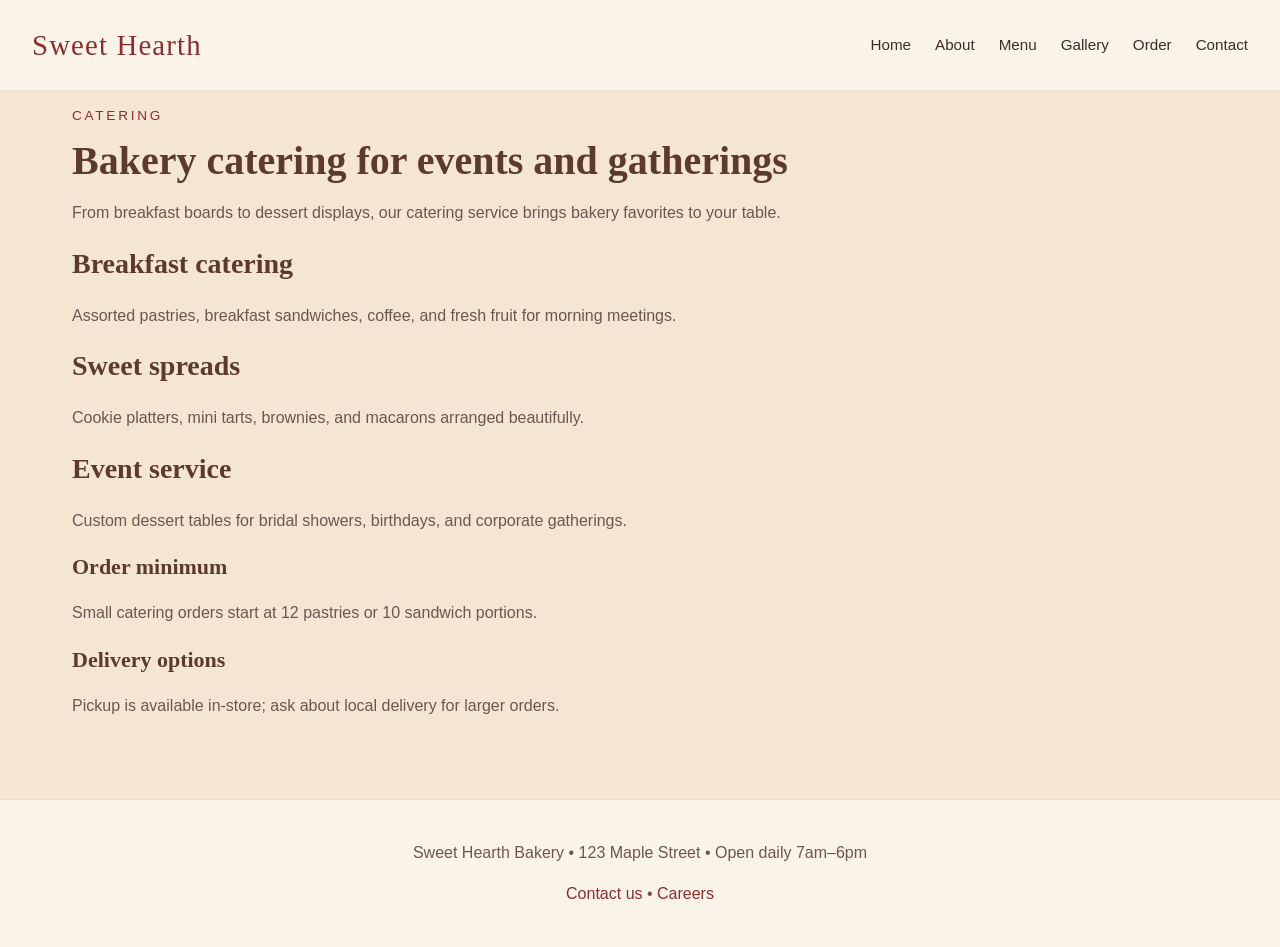
<file: bakery-site/catering.html>
<!DOCTYPE html>
<html lang="en">
<head>
  <meta charset="UTF-8">
  <meta name="viewport" content="width=device-width, initial-scale=1.0">
  <title>Catering — Sweet Hearth Bakery</title>
  <link rel="stylesheet" href="styles.css">
</head>
<body data-page="catering">
  <header class="site-header">
    <div class="logo">Sweet Hearth</div>
    <nav class="site-nav">
      <a href="index.html">Home</a>
      <a href="about.html">About</a>
      <a href="menu.html">Menu</a>
      <a href="gallery.html">Gallery</a>
      <a href="order.html">Order</a>
      <a href="contact.html">Contact</a>
    </nav>
    <button class="menu-toggle" aria-label="Toggle navigation">☰</button>
  </header>

  <main class="page-content">
    <section>
      <p class="eyebrow">Catering</p>
      <h1>Bakery catering for events and gatherings</h1>
      <p>From breakfast boards to dessert displays, our catering service brings bakery favorites to your table.</p>
    </section>

    <section class="catering-grid">
      <article>
        <h2>Breakfast catering</h2>
        <p>Assorted pastries, breakfast sandwiches, coffee, and fresh fruit for morning meetings.</p>
      </article>
      <article>
        <h2>Sweet spreads</h2>
        <p>Cookie platters, mini tarts, brownies, and macarons arranged beautifully.</p>
      </article>
      <article>
        <h2>Event service</h2>
        <p>Custom dessert tables for bridal showers, birthdays, and corporate gatherings.</p>
      </article>
    </section>

    <section class="feature-list">
      <div>
        <h3>Order minimum</h3>
        <p>Small catering orders start at 12 pastries or 10 sandwich portions.</p>
      </div>
      <div>
        <h3>Delivery options</h3>
        <p>Pickup is available in-store; ask about local delivery for larger orders.</p>
      </div>
    </section>
  </main>

  <footer class="site-footer">
    <p>Sweet Hearth Bakery • 123 Maple Street • Open daily 7am–6pm</p>
    <p><a href="contact.html">Contact us</a> • <a href="careers.html">Careers</a></p>
  </footer>

  <script src="script.js"></script>
</body>
</html>
</file>
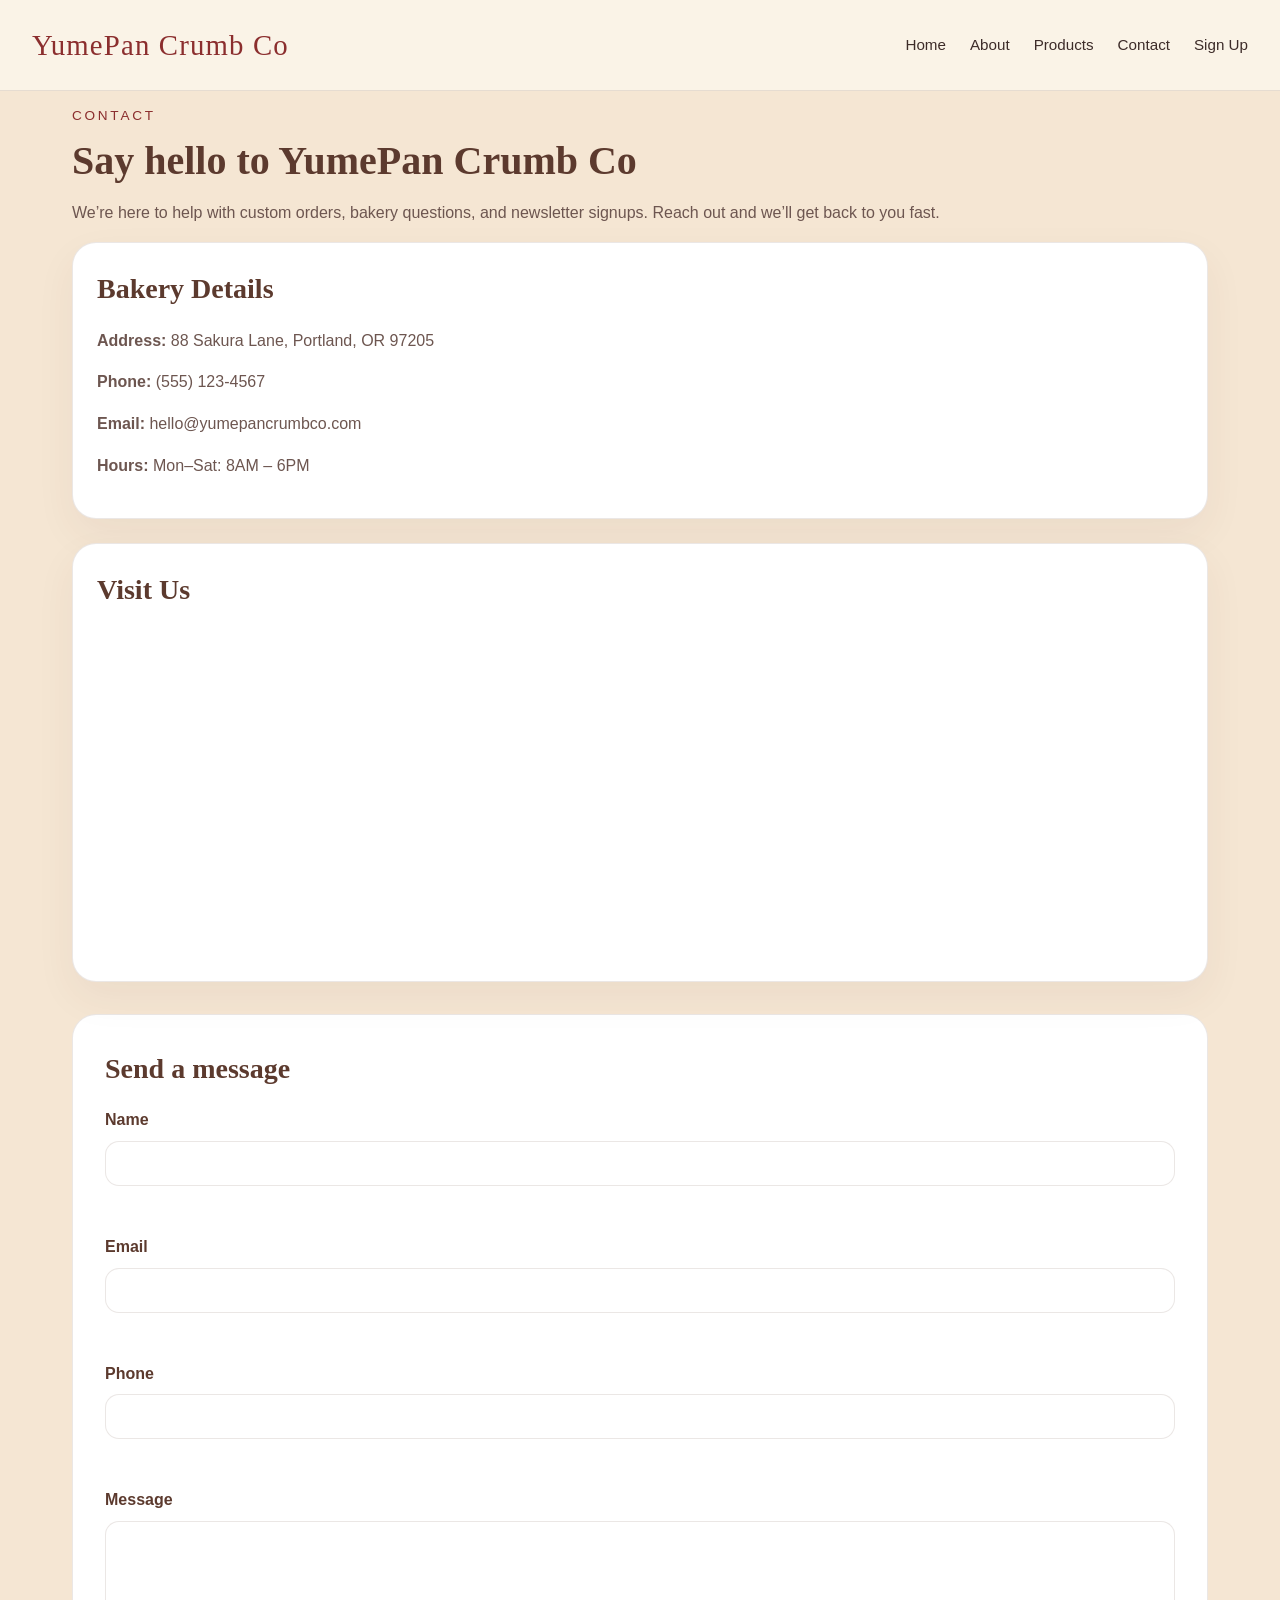
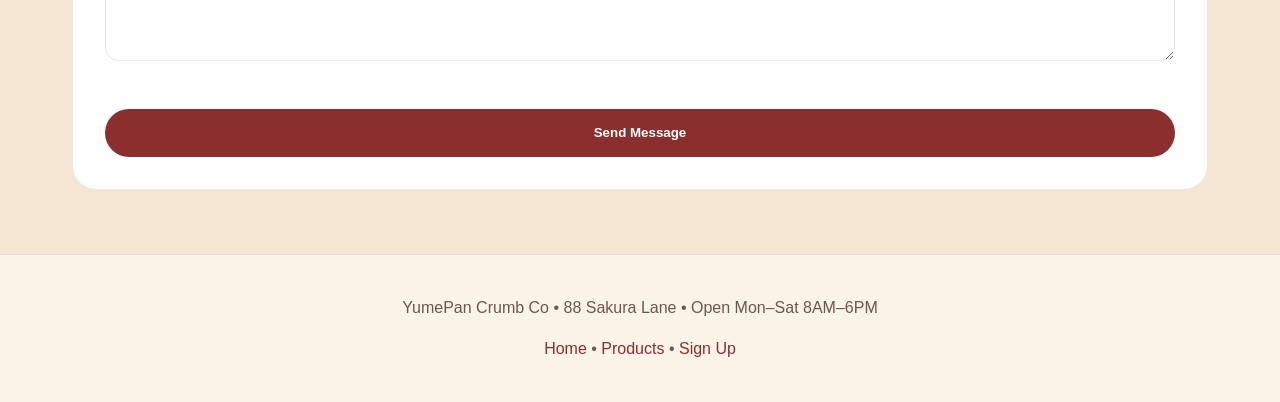
<file: bakery-site/contact.html>
<!DOCTYPE html>
<html lang="en">
<head>
  <meta charset="UTF-8">
  <meta name="viewport" content="width=device-width, initial-scale=1.0">
  <title>Contact — YumePan Crumb Co</title>
  <link rel="stylesheet" href="styles.css">
</head>
<body data-page="contact">
  <header class="site-header">
    <a class="logo" href="index.html">YumePan Crumb Co</a>
    <nav class="site-nav" aria-label="Primary navigation">
      <a href="index.html">Home</a>
      <a href="about.html">About</a>
      <a href="products.html">Products</a>
      <a href="contact.html">Contact</a>
      <a href="signup.html">Sign Up</a>
    </nav>
    <button class="menu-toggle" aria-expanded="false" aria-label="Toggle navigation">☰</button>
  </header>

  <main class="page-content">
    <section>
      <p class="eyebrow">Contact</p>
      <h1>Say hello to YumePan Crumb Co</h1>
      <p>We’re here to help with custom orders, bakery questions, and newsletter signups. Reach out and we’ll get back to you fast.</p>
    </section>

    <section class="contact-grid">
      <div class="contact-card">
        <h2>Bakery Details</h2>
        <p><strong>Address:</strong> 88 Sakura Lane, Portland, OR 97205</p>
        <p><strong>Phone:</strong> <a href="tel:+15551234567">(555) 123-4567</a></p>
        <p><strong>Email:</strong> <a href="mailto:hello@yumepancrumbco.com">hello@yumepancrumbco.com</a></p>
        <p><strong>Hours:</strong> Mon–Sat: 8AM – 6PM</p>
      </div>

      <div class="contact-card">
        <h2>Visit Us</h2>
        <iframe
          title="YumePan Crumb Co location"
          src="https://www.google.com/maps/embed?pb=!1m18!1m12!1m3!1d2689.6902699516233!2d-122.6817474841023!3d45.523062979101196!2m3!1f0!2f0!3f0!3m2!1i1024!2i768!4f13.1!3m3!1m2!1s0x54950a5863d19d3f%3A0x6556a92d717d84d2!2sPortland%2C%20OR%2097205!5e0!3m2!1sen!2sus!4v1700000000000"
          width="100%"
          height="320"
          style="border:0; border-radius: 18px;"
          allowfullscreen=""
          loading="lazy"></iframe>
      </div>
    </section>

    <section class="form-card" style="margin-top: 32px; background: var(--white); border: 1px solid var(--border); border-radius: 24px; padding: 32px;">
      <h2>Send a message</h2>
      <form class="validate-form form-grid" novalidate>
        <div class="field">
          <label for="contact-name">Name</label>
          <input id="contact-name" name="name" type="text" data-required>
          <span class="error-message"></span>
        </div>
        <div class="field">
          <label for="contact-email">Email</label>
          <input id="contact-email" name="email" type="email" data-required>
          <span class="error-message"></span>
        </div>
        <div class="field">
          <label for="contact-phone">Phone</label>
          <input id="contact-phone" name="phone" type="tel" data-required>
          <span class="error-message"></span>
        </div>
        <div class="field">
          <label for="contact-message">Message</label>
          <textarea id="contact-message" name="message" data-required></textarea>
          <span class="error-message"></span>
        </div>
        <button class="button" type="submit">Send Message</button>
      </form>
    </section>
  </main>

  <footer class="site-footer">
    <p>YumePan Crumb Co • 88 Sakura Lane • Open Mon–Sat 8AM–6PM</p>
    <p><a href="index.html">Home</a> • <a href="products.html">Products</a> • <a href="signup.html">Sign Up</a></p>
  </footer>

  <script src="script.js"></script>
</body>
</html>
</file>
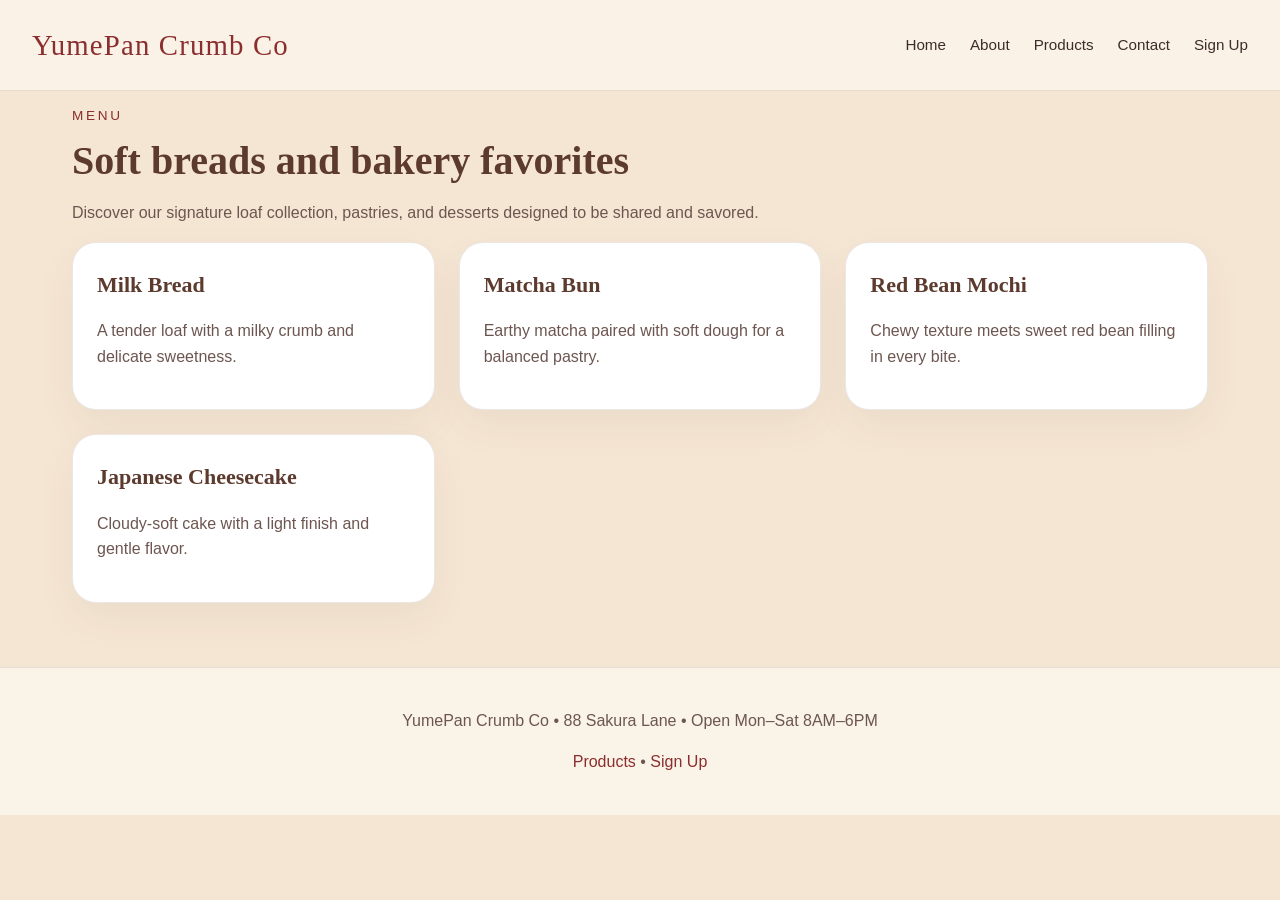
<file: bakery-site/menu.html>
<!DOCTYPE html>
<html lang="en">
<head>
  <meta charset="UTF-8">
  <meta name="viewport" content="width=device-width, initial-scale=1.0">
  <title>Menu — YumePan Crumb Co</title>
  <link rel="stylesheet" href="styles.css">
</head>
<body data-page="menu">
  <header class="site-header">
    <a class="logo" href="index.html">YumePan Crumb Co</a>
    <nav class="site-nav" aria-label="Primary navigation">
      <a href="index.html">Home</a>
      <a href="about.html">About</a>
      <a href="products.html">Products</a>
      <a href="contact.html">Contact</a>
      <a href="signup.html">Sign Up</a>
    </nav>
    <button class="menu-toggle" aria-expanded="false" aria-label="Toggle navigation">☰</button>
  </header>

  <main class="page-content">
    <section>
      <p class="eyebrow">Menu</p>
      <h1>Soft breads and bakery favorites</h1>
      <p>Discover our signature loaf collection, pastries, and desserts designed to be shared and savored.</p>
    </section>

    <section class="feature-grid">
      <article class="feature-card">
        <h3>Milk Bread</h3>
        <p>A tender loaf with a milky crumb and delicate sweetness.</p>
      </article>
      <article class="feature-card">
        <h3>Matcha Bun</h3>
        <p>Earthy matcha paired with soft dough for a balanced pastry.</p>
      </article>
      <article class="feature-card">
        <h3>Red Bean Mochi</h3>
        <p>Chewy texture meets sweet red bean filling in every bite.</p>
      </article>
      <article class="feature-card">
        <h3>Japanese Cheesecake</h3>
        <p>Cloudy-soft cake with a light finish and gentle flavor.</p>
      </article>
    </section>
  </main>

  <footer class="site-footer">
    <p>YumePan Crumb Co • 88 Sakura Lane • Open Mon–Sat 8AM–6PM</p>
    <p><a href="products.html">Products</a> • <a href="signup.html">Sign Up</a></p>
  </footer>

  <script src="script.js"></script>
</body>
</html>
</file>
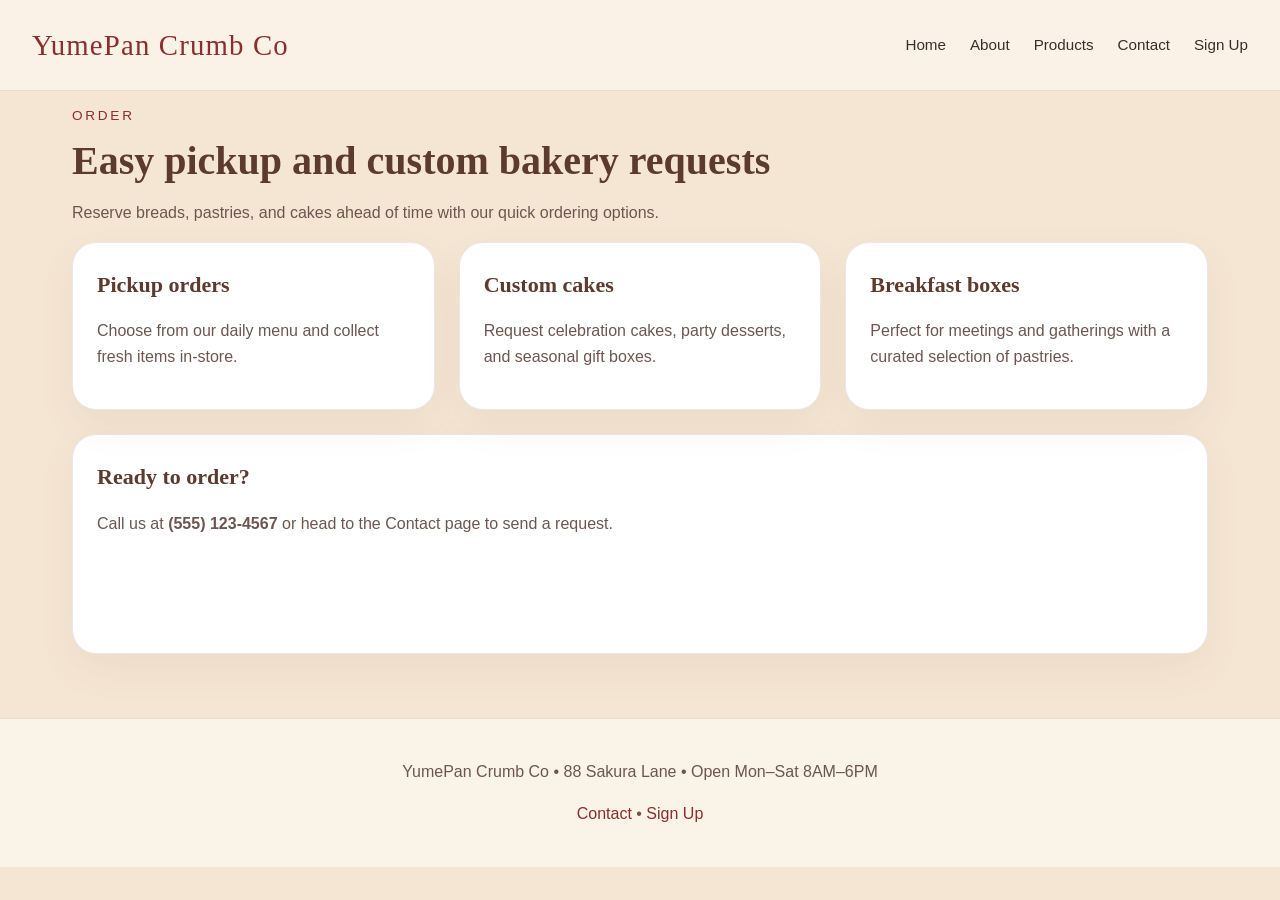
<file: bakery-site/order.html>
<!DOCTYPE html>
<html lang="en">
<head>
  <meta charset="UTF-8">
  <meta name="viewport" content="width=device-width, initial-scale=1.0">
  <title>Order — YumePan Crumb Co</title>
  <link rel="stylesheet" href="styles.css">
</head>
<body data-page="order">
  <header class="site-header">
    <a class="logo" href="index.html">YumePan Crumb Co</a>
    <nav class="site-nav" aria-label="Primary navigation">
      <a href="index.html">Home</a>
      <a href="about.html">About</a>
      <a href="products.html">Products</a>
      <a href="contact.html">Contact</a>
      <a href="signup.html">Sign Up</a>
    </nav>
    <button class="menu-toggle" aria-expanded="false" aria-label="Toggle navigation">☰</button>
  </header>

  <main class="page-content">
    <section>
      <p class="eyebrow">Order</p>
      <h1>Easy pickup and custom bakery requests</h1>
      <p>Reserve breads, pastries, and cakes ahead of time with our quick ordering options.</p>
    </section>

    <section class="feature-grid">
      <article class="feature-card">
        <h3>Pickup orders</h3>
        <p>Choose from our daily menu and collect fresh items in-store.</p>
      </article>
      <article class="feature-card">
        <h3>Custom cakes</h3>
        <p>Request celebration cakes, party desserts, and seasonal gift boxes.</p>
      </article>
      <article class="feature-card">
        <h3>Breakfast boxes</h3>
        <p>Perfect for meetings and gatherings with a curated selection of pastries.</p>
      </article>
    </section>

    <section class="testimonial-card" style="margin-top: 24px;">
      <h3>Ready to order?</h3>
      <p>Call us at <strong>(555) 123-4567</strong> or head to the <a href="contact.html">Contact</a> page to send a request.</p>
    </section>
  </main>

  <footer class="site-footer">
    <p>YumePan Crumb Co • 88 Sakura Lane • Open Mon–Sat 8AM–6PM</p>
    <p><a href="contact.html">Contact</a> • <a href="signup.html">Sign Up</a></p>
  </footer>

  <script src="script.js"></script>
</body>
</html>
</file>
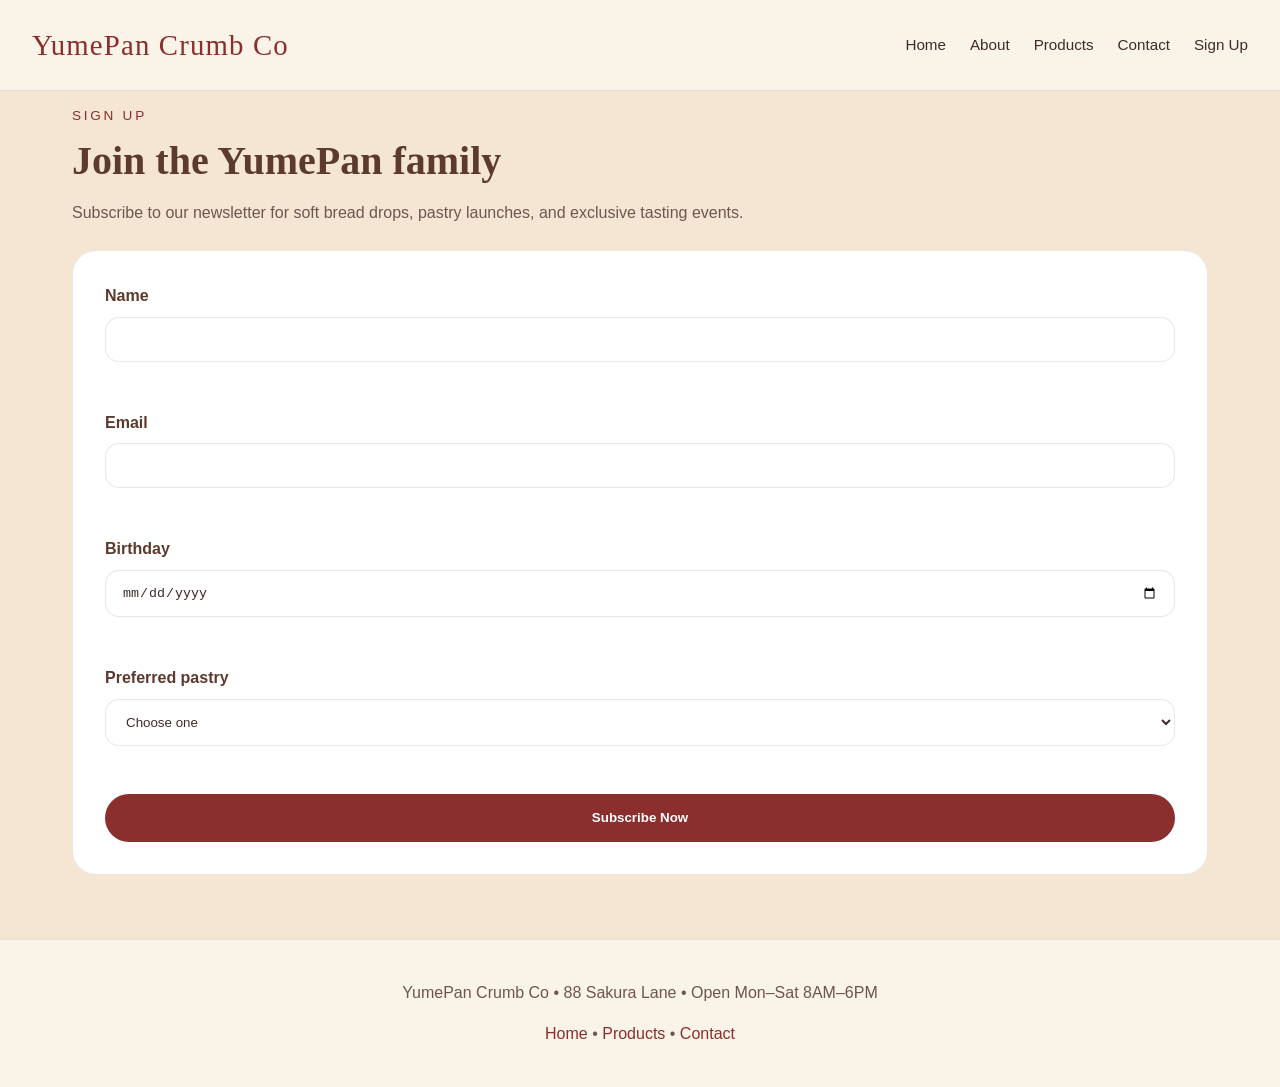
<file: bakery-site/signup.html>
<!DOCTYPE html>
<html lang="en">
<head>
  <meta charset="UTF-8">
  <meta name="viewport" content="width=device-width, initial-scale=1.0">
  <title>Sign Up — YumePan Crumb Co</title>
  <link rel="stylesheet" href="styles.css">
</head>
<body data-page="signup">
  <header class="site-header">
    <a class="logo" href="index.html">YumePan Crumb Co</a>
    <nav class="site-nav" aria-label="Primary navigation">
      <a href="index.html">Home</a>
      <a href="about.html">About</a>
      <a href="products.html">Products</a>
      <a href="contact.html">Contact</a>
      <a href="signup.html">Sign Up</a>
    </nav>
    <button class="menu-toggle" aria-expanded="false" aria-label="Toggle navigation">☰</button>
  </header>

  <main class="page-content">
    <section>
      <p class="eyebrow">Sign Up</p>
      <h1>Join the YumePan family</h1>
      <p>Subscribe to our newsletter for soft bread drops, pastry launches, and exclusive tasting events.</p>
    </section>

    <section class="form-card" style="margin-top: 24px; background: var(--white); border: 1px solid var(--border); border-radius: 24px; padding: 32px;">
      <form class="validate-form form-grid" novalidate>
        <div class="field">
          <label for="signup-name">Name</label>
          <input id="signup-name" name="name" type="text" data-required>
          <span class="error-message"></span>
        </div>
        <div class="field">
          <label for="signup-email">Email</label>
          <input id="signup-email" name="email" type="email" data-required>
          <span class="error-message"></span>
        </div>
        <div class="field">
          <label for="signup-birthday">Birthday</label>
          <input id="signup-birthday" name="birthday" type="date" data-required>
          <span class="error-message"></span>
        </div>
        <div class="field">
          <label for="signup-pastry">Preferred pastry</label>
          <select id="signup-pastry" name="preferred-pastry" data-required>
            <option value="">Choose one</option>
            <option value="matcha-bun">Matcha Bun</option>
            <option value="custard-bun">Custard Bun</option>
            <option value="milk-bread">Milk Bread</option>
            <option value="cheesecake">Japanese Cheesecake</option>
          </select>
          <span class="error-message"></span>
        </div>
        <button class="button" type="submit">Subscribe Now</button>
      </form>
    </section>
  </main>

  <footer class="site-footer">
    <p>YumePan Crumb Co • 88 Sakura Lane • Open Mon–Sat 8AM–6PM</p>
    <p><a href="index.html">Home</a> • <a href="products.html">Products</a> • <a href="contact.html">Contact</a></p>
  </footer>

  <script src="script.js"></script>
</body>
</html>
</file>
<file: bakery-site/styles.css>
:root {
  --cream: #F5E6D3;
  --beige: #FAF3E8;
  --pink: #E8B4B8;
  --red: #8B2E2E;
  --brown: #5C3A2E;
  --text: #3D2C29;
  --muted: #6D5650;
  --white: #FFFFFF;
  --border: rgba(92, 58, 46, 0.12);
}

@import url('https://fonts.googleapis.com/css2?family=Playfair+Display:wght@600;700;800&family=Poppins:wght@400;500;600&display=swap');

* {
  box-sizing: border-box;
}

html {
  scroll-behavior: smooth;
}

body {
  margin: 0;
  font-family: 'Poppins', sans-serif;
  color: var(--text);
  background: var(--cream);
  line-height: 1.6;
}

img {
  max-width: 100%;
  display: block;
  border-radius: 15px;
}

button,
a.button {
  font-family: inherit;
  border: none;
  cursor: pointer;
}

a {
  color: inherit;
  text-decoration: none;
}

.site-header {
  position: sticky;
  top: 0;
  z-index: 10;
  background: rgba(250, 243, 232, 0.98);
  border-bottom: 1px solid var(--border);
  padding: 22px 32px;
  display: flex;
  align-items: center;
  justify-content: space-between;
}

.logo {
  font-family: 'Playfair Display', serif;
  font-size: 1.8rem;
  color: var(--red);
  letter-spacing: 0.04em;
}

.site-nav {
  display: flex;
  gap: 24px;
  align-items: center;
}

.site-nav a {
  font-size: 0.95rem;
  color: var(--text);
  padding: 8px 0;
}

.menu-toggle {
  display: none;
  background: transparent;
  color: var(--red);
  font-size: 1.5rem;
}

.main-content,
.page-content {
  padding: 0 32px 64px;
  max-width: 1200px;
  margin: 0 auto;
}

.hero {
  display: grid;
  grid-template-columns: 1.1fr 0.9fr;
  gap: 32px;
  align-items: center;
  padding: 40px 0 24px;
}

.hero-copy {
  max-width: 620px;
}

.eyebrow {
  text-transform: uppercase;
  letter-spacing: 0.2em;
  font-size: 0.85rem;
  color: var(--red);
  margin-bottom: 14px;
}

h1,
h2,
h3 {
  font-family: 'Playfair Display', serif;
  margin: 0;
  color: var(--brown);
}

h1 {
  font-size: 40px;
  line-height: 1.05;
  margin-bottom: 18px;
}

h2 {
  font-size: 28px;
  margin-bottom: 16px;
}

h3 {
  font-size: 22px;
  margin-bottom: 12px;
}

p {
  color: var(--muted);
}

.hero-copy p {
  font-size: 1rem;
  margin-bottom: 24px;
}

.hero-actions {
  display: flex;
  flex-wrap: wrap;
  gap: 14px;
}

.button {
  display: inline-flex;
  align-items: center;
  justify-content: center;
  min-height: 48px;
  padding: 0 22px;
  border-radius: 999px;
  font-weight: 600;
  background: var(--red);
  color: var(--white);
  transition: transform 0.2s ease, box-shadow 0.2s ease, background 0.2s ease;
}

.button:hover,
.button:focus-visible {
  background: #a14444;
  box-shadow: 0 10px 25px rgba(139, 46, 46, 0.18);
  transform: translateY(-1px);
}

.button-secondary {
  background: transparent;
  color: var(--brown);
  border: 2px solid var(--brown);
}

.button-secondary:hover,
.button-secondary:focus-visible {
  background: rgba(92, 58, 46, 0.08);
}

.hero-image {
  border-radius: 24px;
  overflow: hidden;
  min-height: 420px;
  background: linear-gradient(180deg, rgba(229, 203, 192, 0.5), rgba(243, 235, 227, 0.9)), url('https://images.unsplash.com/photo-1509042239860-f550ce710b93?auto=format&fit=crop&w=1600&q=80') center/cover no-repeat;
}

.feature-grid,
.info-grid,
.menu-grid,
.testimonials,
.team-grid,
.product-grid,
.contact-grid {
  display: grid;
  gap: 24px;
}

.feature-grid,
.product-grid,
.team-grid,
.gallery-grid {
  grid-template-columns: repeat(3, minmax(0, 1fr));
}

.feature-card,
.product-card,
.team-card,
.testimonial-card,
.cta-banner,
.contact-card,
.gallery-card {
  background: var(--white);
  border: 1px solid var(--border);
  border-radius: 24px;
  padding: 24px;
  box-shadow: 0 16px 40px rgba(92, 58, 46, 0.06);
  transition: transform 0.25s ease, box-shadow 0.25s ease;
}

.feature-card:hover,
.product-card:hover,
.team-card:hover,
.testimonial-card:hover,
.gallery-card:hover,
.contact-card:hover {
  transform: translateY(-6px);
  box-shadow: 0 20px 45px rgba(92, 58, 46, 0.12);
}

.feature-card h3,
.product-card h3,
.team-card h3,
.testimonial-card h3,
.gallery-card h3 {
  margin-bottom: 10px;
}

.feature-card p,
.product-card p,
.team-card p,
.testimonial-card p {
  color: var(--muted);
}

.product-card .product-image,
.gallery-card .gallery-image,
.team-card .team-image {
  border-radius: 18px;
  overflow: hidden;
  margin-bottom: 18px;
  min-height: 240px;
  background: var(--beige);
}

.product-card .product-image img,
.gallery-card .gallery-image img,
.team-card .team-image img {
  width: 100%;
  height: 100%;
  object-fit: cover;
}

.product-card .price {
  font-weight: 700;
  color: var(--red);
  margin: 14px 0 18px;
}

.testimonials {
  grid-template-columns: repeat(2, minmax(0, 1fr));
}

.testimonial-card {
  min-height: 220px;
}

.testimonial-card p {
  font-size: 1rem;
}

.testimonial-author {
  margin-top: 20px;
  color: var(--brown);
  font-weight: 600;
}

.cta-banner {
  grid-column: 1 / -1;
  background: linear-gradient(135deg, rgba(139, 46, 46, 0.9), rgba(92, 58, 46, 0.85));
  color: var(--white);
  text-align: center;
  padding: 40px 30px;
  border-radius: 24px;
}

.cta-banner h2 {
  color: var(--white);
}

.form-grid {
  display: grid;
  gap: 20px;
}

.field {
  display: grid;
  gap: 8px;
}

label {
  font-weight: 600;
  color: var(--brown);
}

input,
textarea,
select {
  width: 100%;
  border: 1px solid var(--border);
  border-radius: 14px;
  padding: 14px 16px;
  background: var(--white);
  color: var(--text);
}

textarea {
  min-height: 140px;
  resize: vertical;
}

input:focus,
textarea:focus,
select:focus {
  outline: 2px solid rgba(139, 46, 46, 0.2);
}

.error-message {
  color: var(--red);
  font-size: 0.9rem;
  min-height: 1.25rem;
}

footer.site-footer {
  background: var(--beige);
  padding: 24px 32px;
  text-align: center;
  color: var(--muted);
  border-top: 1px solid var(--border);
}

footer.site-footer a {
  color: var(--red);
}

@media (max-width: 1000px) {
  .hero,
  .feature-grid,
  .product-grid,
  .team-grid,
  .gallery-grid,
  .testimonials {
    grid-template-columns: 1fr;
  }
}

@media (max-width: 768px) {
  .site-header {
    padding: 18px 20px;
  }

  .site-nav {
    position: fixed;
    inset: 72px 0 0 0;
    flex-direction: column;
    align-items: flex-start;
    padding: 24px 20px;
    background: rgba(250, 243, 232, 0.98);
    transform: translateY(-110%);
    transition: transform 0.3s ease;
    border-bottom: 1px solid var(--border);
  }

  body.nav-open .site-nav {
    transform: translateY(0);
  }

  .menu-toggle {
    display: inline-flex;
  }

  .main-content,
  .page-content {
    padding: 0 20px 48px;
  }
}

@media (max-width: 520px) {
  .hero {
    gap: 18px;
  }

  h1 {
    font-size: 32px;
  }

  h2 {
    font-size: 24px;
  }

  .button,
  .button-secondary {
    width: 100%;
  }
}
</file>
